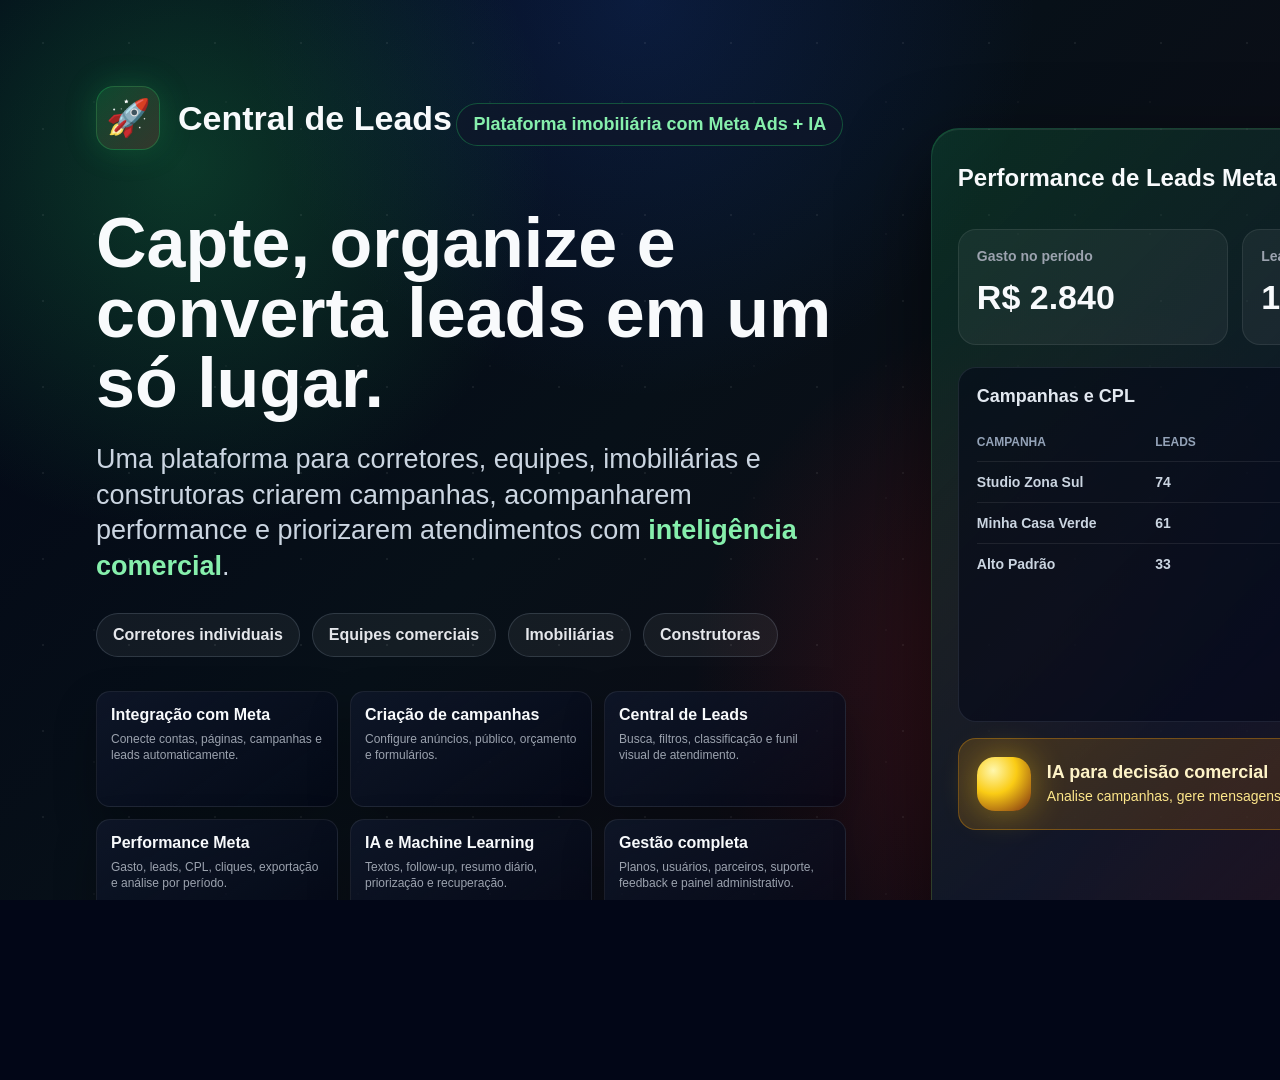
<file: banner-apresentacao-plataforma.html>
<!DOCTYPE html>
<html lang="pt-BR">
<head>
  <meta charset="UTF-8" />
  <meta name="viewport" content="width=device-width, initial-scale=1.0" />
  <title>Banner - Plataforma de Leads</title>
  <style>
    * {
      box-sizing: border-box;
    }

    html,
    body {
      width: 100%;
      height: 100%;
      margin: 0;
      overflow: hidden;
      font-family: "Segoe UI", Arial, sans-serif;
      background: #020617;
      color: #e2e8f0;
    }

    body::before {
      content: "";
      position: fixed;
      inset: 0;
      background:
        radial-gradient(circle at 14% 18%, rgba(34,197,94,0.25), transparent 28%),
        radial-gradient(circle at 84% 76%, rgba(185,28,28,0.28), transparent 30%),
        radial-gradient(circle at 50% 0%, rgba(37,99,235,0.18), transparent 36%),
        linear-gradient(135deg, #020617 0%, #071018 48%, #120913 100%);
      z-index: 0;
    }

    body::after {
      content: "";
      position: fixed;
      inset: 0;
      background-image:
        radial-gradient(circle, rgba(255,255,255,0.16) 1px, transparent 1px),
        radial-gradient(circle, rgba(255,255,255,0.08) 1px, transparent 1px);
      background-position: 0 0, 28px 36px;
      background-size: 86px 86px, 132px 132px;
      opacity: 0.42;
      z-index: 0;
    }

    .banner {
      position: relative;
      z-index: 1;
      width: 1920px;
      height: 1080px;
      padding: 86px 96px;
      display: grid;
      grid-template-columns: 0.92fr 1.08fr;
      gap: 74px;
    }

    .left,
    .right {
      min-width: 0;
    }

    .brand {
      display: inline-flex;
      align-items: center;
      gap: 18px;
      margin-bottom: 58px;
      color: #f8fafc;
      font-size: 34px;
      font-weight: 900;
      letter-spacing: 0;
    }

    .rocket {
      width: 64px;
      height: 64px;
      display: inline-grid;
      place-items: center;
      border-radius: 18px;
      background:
        linear-gradient(135deg, rgba(34,197,94,0.2), rgba(239,68,68,0.18));
      border: 1px solid rgba(34,197,94,0.32);
      box-shadow: 0 0 32px rgba(34,197,94,0.22);
      font-size: 36px;
    }

    .eyebrow {
      display: inline-flex;
      align-items: center;
      gap: 10px;
      margin-bottom: 24px;
      padding: 10px 16px;
      border-radius: 999px;
      border: 1px solid rgba(34,197,94,0.34);
      background: rgba(15,23,42,0.68);
      color: #86efac;
      font-size: 18px;
      font-weight: 800;
    }

    h1 {
      margin: 0;
      max-width: 760px;
      color: #f8fafc;
      font-size: 70px;
      line-height: 1;
      letter-spacing: 0;
    }

    .subtitle {
      max-width: 735px;
      margin: 24px 0 28px;
      color: #cbd5e1;
      font-size: 27px;
      line-height: 1.32;
      font-weight: 500;
    }

    .highlight {
      color: #86efac;
      font-weight: 900;
    }

    .chips {
      display: flex;
      flex-wrap: wrap;
      gap: 12px;
      max-width: 730px;
      margin-bottom: 34px;
    }

    .chip {
      padding: 12px 16px;
      border-radius: 999px;
      background: rgba(255,255,255,0.055);
      border: 1px solid rgba(148,163,184,0.22);
      color: #e5e7eb;
      font-size: 16px;
      font-weight: 800;
    }

    .features {
      display: grid;
      grid-template-columns: repeat(3, minmax(0, 1fr));
      gap: 12px;
      max-width: 750px;
    }

    .feature {
      min-height: 116px;
      padding: 14px;
      border-radius: 14px;
      border: 1px solid rgba(255,255,255,0.08);
      background:
        linear-gradient(145deg, rgba(15,23,42,0.82), rgba(2,6,23,0.56));
      box-shadow: 0 18px 42px rgba(0,0,0,0.28);
    }

    .feature strong {
      display: block;
      margin-bottom: 7px;
      color: #f8fafc;
      font-size: 16px;
      line-height: 1.15;
    }

    .feature span {
      display: block;
      color: #9ca3af;
      font-size: 12px;
      line-height: 1.35;
    }

    .dashboard {
      position: relative;
      height: 884px;
      margin-top: 42px;
      border-radius: 28px;
      padding: 26px;
      background:
        linear-gradient(135deg, rgba(22,163,74,0.20), rgba(15,23,42,0.9) 48%, rgba(185,28,28,0.18));
      border: 1px solid rgba(34,197,94,0.26);
      box-shadow:
        0 32px 82px rgba(0,0,0,0.54),
        inset 0 1px 0 rgba(255,255,255,0.08);
      overflow: hidden;
    }

    .dashboard::before {
      content: "";
      position: absolute;
      width: 520px;
      height: 520px;
      right: -170px;
      top: -170px;
      background: radial-gradient(circle, rgba(34,197,94,0.18), transparent 68%);
      filter: blur(12px);
    }

    .dash-top {
      position: relative;
      display: flex;
      align-items: center;
      justify-content: space-between;
      margin-bottom: 28px;
    }

    .dash-title {
      color: #f8fafc;
      font-size: 24px;
      font-weight: 900;
    }

    .plan {
      display: inline-flex;
      align-items: center;
      gap: 10px;
      padding: 9px 14px 9px 9px;
      border-radius: 999px;
      border: 1px solid rgba(250,204,21,0.32);
      background: rgba(250,204,21,0.10);
      color: #fde68a;
      font-size: 13px;
      font-weight: 900;
    }

    .plan::before {
      content: "";
      width: 26px;
      height: 26px;
      border-radius: 50%;
      background: linear-gradient(135deg, #fff7ad, #facc15 54%, #854d0e);
      box-shadow: 0 0 22px rgba(250,204,21,0.5);
    }

    .metric-grid {
      position: relative;
      display: grid;
      grid-template-columns: repeat(3, minmax(0, 1fr));
      gap: 14px;
      margin-bottom: 22px;
    }

    .metric {
      padding: 18px;
      min-height: 116px;
      border-radius: 18px;
      background: rgba(255,255,255,0.05);
      border: 1px solid rgba(255,255,255,0.08);
    }

    .metric span {
      display: block;
      margin-bottom: 14px;
      color: #9ca3af;
      font-size: 14px;
      font-weight: 700;
    }

    .metric strong {
      color: #f8fafc;
      font-size: 34px;
      font-weight: 900;
    }

    .panel-row {
      position: relative;
      display: grid;
      grid-template-columns: 1.06fr 0.94fr;
      gap: 16px;
      margin-bottom: 16px;
    }

    .panel {
      padding: 18px;
      border-radius: 18px;
      background: rgba(2,6,23,0.54);
      border: 1px solid rgba(148,163,184,0.15);
    }

    .panel h3 {
      margin: 0 0 16px;
      color: #e2e8f0;
      font-size: 18px;
    }

    .table-line {
      display: grid;
      grid-template-columns: 1fr 0.7fr 0.55fr;
      gap: 12px;
      padding: 12px 0;
      border-top: 1px solid rgba(255,255,255,0.08);
      color: #cbd5e1;
      font-size: 14px;
      font-weight: 700;
    }

    .table-line:first-of-type {
      color: #94a3b8;
      border-top: 0;
      font-size: 12px;
      text-transform: uppercase;
    }

    .kanban {
      display: grid;
      grid-template-columns: repeat(3, minmax(0, 1fr));
      gap: 10px;
    }

    .column {
      min-height: 280px;
      padding: 12px;
      border-radius: 16px;
      background: rgba(15,23,42,0.62);
      border: 1px solid rgba(255,255,255,0.08);
    }

    .column h4 {
      margin: 0 0 12px;
      color: #93c5fd;
      font-size: 13px;
    }

    .lead-card {
      min-height: 58px;
      margin-bottom: 10px;
      border-radius: 12px;
      background: rgba(255,255,255,0.07);
      border-left: 4px solid #22c55e;
    }

    .lead-card.hot {
      border-left-color: #ef4444;
    }

    .lead-card.gold {
      border-left-color: #facc15;
    }

    .ai-card {
      display: grid;
      grid-template-columns: auto 1fr;
      gap: 16px;
      align-items: center;
      margin-top: 16px;
      padding: 18px;
      border-radius: 18px;
      border: 1px solid rgba(245,158,11,0.34);
      background: linear-gradient(145deg, rgba(245,158,11,0.18), rgba(120,53,15,0.16));
    }

    .ai-orb {
      width: 54px;
      height: 54px;
      border-radius: 18px;
      background:
        radial-gradient(circle at 30% 25%, #fff7ad, #facc15 42%, #7c2d12);
      box-shadow: 0 0 34px rgba(250,204,21,0.42);
    }

    .ai-card strong {
      display: block;
      color: #fef3c7;
      font-size: 18px;
      margin-bottom: 4px;
    }

    .ai-card span {
      color: #fde68a;
      font-size: 14px;
      line-height: 1.35;
    }

    .footer-strip {
      position: absolute;
      left: 96px;
      right: 96px;
      bottom: 44px;
      display: flex;
      justify-content: space-between;
      align-items: center;
      padding-top: 22px;
      border-top: 1px solid rgba(255,255,255,0.10);
      color: #94a3b8;
      font-size: 18px;
      font-weight: 700;
    }

    .footer-strip strong {
      color: #86efac;
    }
  </style>
</head>
<body>
  <main class="banner">
    <section class="left">
      <div class="brand">
        <span class="rocket">&#128640;</span>
        Central de Leads
      </div>

      <div class="eyebrow">Plataforma imobili&aacute;ria com Meta Ads + IA</div>

      <h1>Capte, organize e converta leads em um s&oacute; lugar.</h1>

      <p class="subtitle">
        Uma plataforma para corretores, equipes, imobili&aacute;rias e construtoras
        criarem campanhas, acompanharem performance e priorizarem atendimentos com
        <span class="highlight">intelig&ecirc;ncia comercial</span>.
      </p>

      <div class="chips">
        <span class="chip">Corretores individuais</span>
        <span class="chip">Equipes comerciais</span>
        <span class="chip">Imobili&aacute;rias</span>
        <span class="chip">Construtoras</span>
      </div>

      <div class="features">
        <div class="feature">
          <strong>Integra&ccedil;&atilde;o com Meta</strong>
          <span>Conecte contas, p&aacute;ginas, campanhas e leads automaticamente.</span>
        </div>
        <div class="feature">
          <strong>Cria&ccedil;&atilde;o de campanhas</strong>
          <span>Configure an&uacute;ncios, p&uacute;blico, or&ccedil;amento e formul&aacute;rios.</span>
        </div>
        <div class="feature">
          <strong>Central de Leads</strong>
          <span>Busca, filtros, classifica&ccedil;&atilde;o e funil visual de atendimento.</span>
        </div>
        <div class="feature">
          <strong>Performance Meta</strong>
          <span>Gasto, leads, CPL, cliques, exporta&ccedil;&atilde;o e an&aacute;lise por per&iacute;odo.</span>
        </div>
        <div class="feature">
          <strong>IA e Machine Learning</strong>
          <span>Textos, follow-up, resumo di&aacute;rio, prioriza&ccedil;&atilde;o e recupera&ccedil;&atilde;o.</span>
        </div>
        <div class="feature">
          <strong>Gest&atilde;o completa</strong>
          <span>Planos, usu&aacute;rios, parceiros, suporte, feedback e painel administrativo.</span>
        </div>
      </div>
    </section>

    <section class="right">
      <div class="dashboard">
        <div class="dash-top">
          <div class="dash-title">Performance de Leads Meta</div>
          <div class="plan">Plano Ouro</div>
        </div>

        <div class="metric-grid">
          <div class="metric">
            <span>Gasto no per&iacute;odo</span>
            <strong>R$ 2.840</strong>
          </div>
          <div class="metric">
            <span>Leads gerados</span>
            <strong>196</strong>
          </div>
          <div class="metric">
            <span>CPL m&eacute;dio</span>
            <strong>R$ 14,49</strong>
          </div>
        </div>

        <div class="panel-row">
          <div class="panel">
            <h3>Campanhas e CPL</h3>
            <div class="table-line">
              <span>Campanha</span>
              <span>Leads</span>
              <span>CPL</span>
            </div>
            <div class="table-line">
              <span>Studio Zona Sul</span>
              <span>74</span>
              <span>R$ 12</span>
            </div>
            <div class="table-line">
              <span>Minha Casa Verde</span>
              <span>61</span>
              <span>R$ 15</span>
            </div>
            <div class="table-line">
              <span>Alto Padr&atilde;o</span>
              <span>33</span>
              <span>R$ 21</span>
            </div>
          </div>

          <div class="panel">
            <h3>Funil comercial</h3>
            <div class="kanban">
              <div class="column">
                <h4>NOVOS</h4>
                <div class="lead-card hot"></div>
                <div class="lead-card"></div>
                <div class="lead-card"></div>
              </div>
              <div class="column">
                <h4>EM CONVERSA</h4>
                <div class="lead-card gold"></div>
                <div class="lead-card"></div>
              </div>
              <div class="column">
                <h4>FECHADOS</h4>
                <div class="lead-card"></div>
                <div class="lead-card gold"></div>
              </div>
            </div>
          </div>
        </div>

        <div class="ai-card">
          <div class="ai-orb"></div>
          <div>
            <strong>IA para decis&atilde;o comercial</strong>
            <span>Analise campanhas, gere mensagens de WhatsApp, priorize leads e recupere contatos perdidos.</span>
          </div>
        </div>
      </div>
    </section>

    <div class="footer-strip">
      <span>Capta&ccedil;&atilde;o + CRM + Performance + Automa&ccedil;&atilde;o</span>
      <strong>plataformadeleads.com.br</strong>
    </div>
  </main>
</body>
</html>
</file>
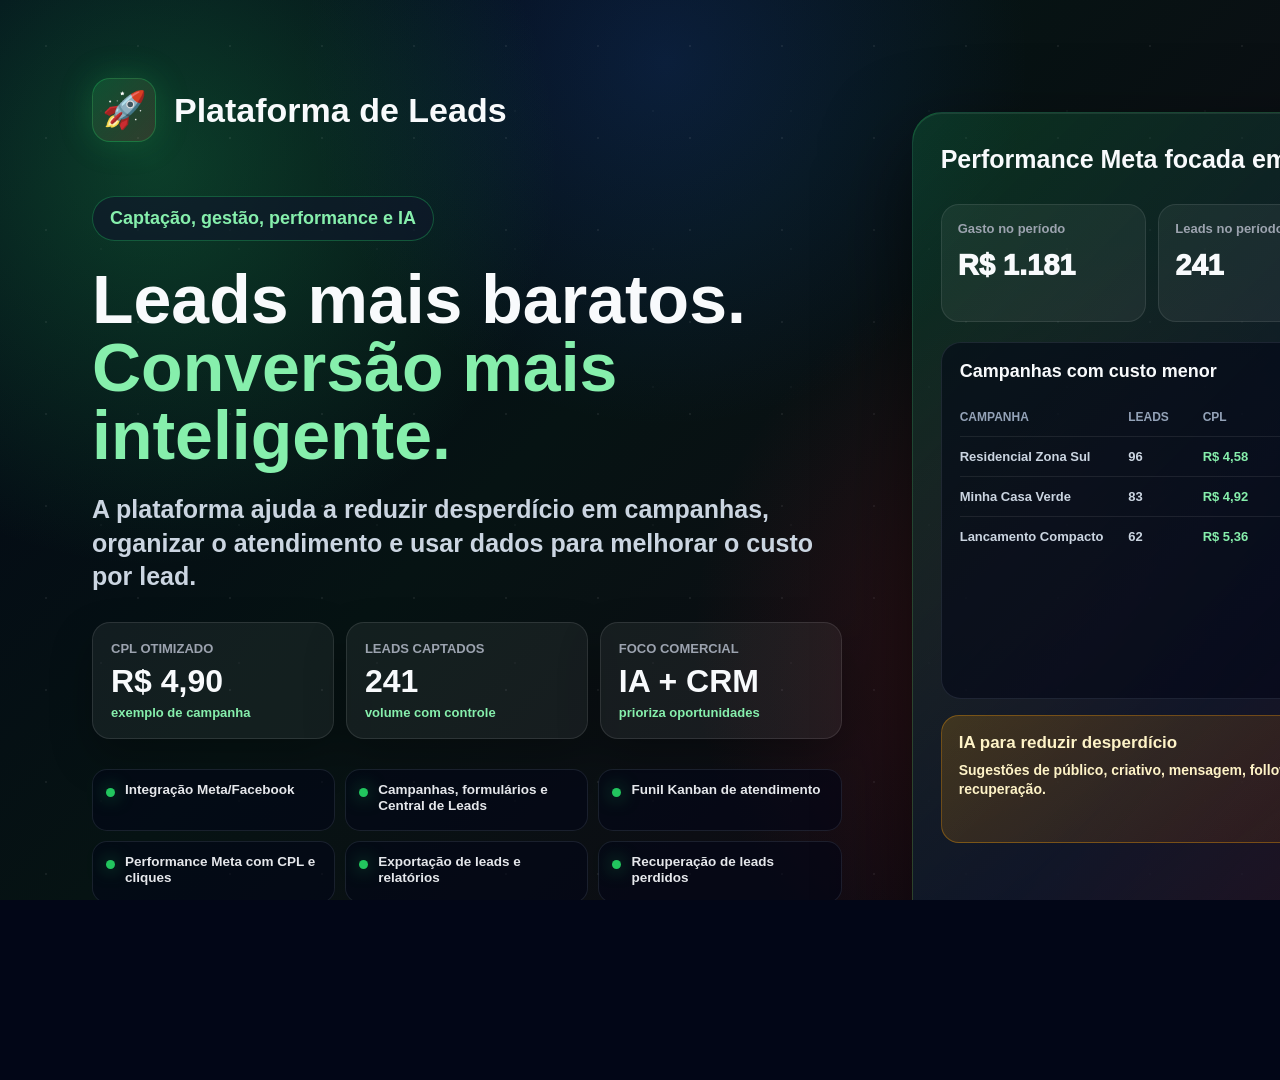
<file: banner-leads-mais-baratos.html>
<!DOCTYPE html>
<html lang="pt-BR">
<head>
  <meta charset="UTF-8" />
  <meta name="viewport" content="width=device-width, initial-scale=1.0" />
  <title>Banner - Leads Mais Baratos</title>
  <style>
    * {
      box-sizing: border-box;
    }

    html,
    body {
      width: 100%;
      height: 100%;
      margin: 0;
      overflow: hidden;
      font-family: "Segoe UI", Arial, sans-serif;
      background: #020617;
      color: #e2e8f0;
    }

    body::before {
      content: "";
      position: fixed;
      inset: 0;
      background:
        radial-gradient(circle at 12% 18%, rgba(34,197,94,0.28), transparent 30%),
        radial-gradient(circle at 86% 72%, rgba(185,28,28,0.26), transparent 32%),
        radial-gradient(circle at 52% 7%, rgba(37,99,235,0.18), transparent 34%),
        linear-gradient(135deg, #020617 0%, #061313 45%, #130814 100%);
      z-index: 0;
    }

    body::after {
      content: "";
      position: fixed;
      inset: 0;
      background-image:
        radial-gradient(circle, rgba(255,255,255,0.15) 1px, transparent 1px),
        radial-gradient(circle, rgba(255,255,255,0.07) 1px, transparent 1px);
      background-position: 0 0, 32px 42px;
      background-size: 92px 92px, 138px 138px;
      opacity: 0.44;
      z-index: 0;
    }

    .banner {
      position: relative;
      z-index: 1;
      width: 1920px;
      height: 1080px;
      padding: 78px 92px 58px;
      display: grid;
      grid-template-columns: 0.9fr 1.1fr;
      gap: 70px;
    }

    .brand {
      display: inline-flex;
      align-items: center;
      gap: 18px;
      margin-bottom: 54px;
      color: #f8fafc;
      font-size: 34px;
      font-weight: 900;
      letter-spacing: 0;
    }

    .rocket {
      width: 64px;
      height: 64px;
      display: inline-grid;
      place-items: center;
      border-radius: 18px;
      background: linear-gradient(135deg, rgba(34,197,94,0.22), rgba(239,68,68,0.16));
      border: 1px solid rgba(34,197,94,0.34);
      box-shadow: 0 0 34px rgba(34,197,94,0.24);
      font-size: 36px;
    }

    .eyebrow {
      display: inline-flex;
      align-items: center;
      gap: 10px;
      margin-bottom: 24px;
      padding: 11px 17px;
      border-radius: 999px;
      border: 1px solid rgba(34,197,94,0.36);
      background: rgba(15,23,42,0.70);
      color: #86efac;
      font-size: 18px;
      font-weight: 900;
    }

    h1 {
      margin: 0;
      max-width: 755px;
      color: #f8fafc;
      font-size: 68px;
      line-height: 1;
      letter-spacing: 0;
    }

    .green {
      color: #86efac;
    }

    .subtitle {
      max-width: 760px;
      margin: 24px 0 28px;
      color: #cbd5e1;
      font-size: 25px;
      line-height: 1.34;
      font-weight: 600;
    }

    .proof {
      display: grid;
      grid-template-columns: repeat(3, minmax(0, 1fr));
      gap: 12px;
      max-width: 780px;
      margin-bottom: 30px;
    }

    .proof-card {
      min-height: 112px;
      padding: 18px;
      border-radius: 18px;
      background: rgba(255,255,255,0.055);
      border: 1px solid rgba(255,255,255,0.10);
      box-shadow: 0 18px 42px rgba(0,0,0,0.28);
    }

    .proof-card span {
      display: block;
      margin-bottom: 9px;
      color: #9ca3af;
      font-size: 13px;
      font-weight: 800;
      text-transform: uppercase;
    }

    .proof-card strong {
      display: block;
      color: #f8fafc;
      font-size: 32px;
      line-height: 1;
    }

    .proof-card small {
      display: block;
      margin-top: 8px;
      color: #86efac;
      font-size: 13px;
      font-weight: 800;
    }

    .features {
      display: grid;
      grid-template-columns: repeat(3, minmax(0, 1fr));
      gap: 10px;
      max-width: 780px;
    }

    .feature {
      display: flex;
      align-items: flex-start;
      gap: 10px;
      min-height: 62px;
      padding: 12px 13px;
      border-radius: 15px;
      background: rgba(2,6,23,0.58);
      border: 1px solid rgba(148,163,184,0.15);
      color: #e5e7eb;
      font-size: 13.5px;
      font-weight: 850;
      line-height: 1.22;
    }

    .feature::before {
      content: "";
      flex: 0 0 auto;
      width: 9px;
      height: 9px;
      margin-top: 6px;
      border-radius: 50%;
      background: #22c55e;
      box-shadow: 0 0 18px rgba(34,197,94,0.7);
    }

    .dashboard {
      position: relative;
      height: 890px;
      margin-top: 34px;
      border-radius: 30px;
      padding: 28px;
      background:
        linear-gradient(135deg, rgba(22,163,74,0.22), rgba(15,23,42,0.92) 49%, rgba(185,28,28,0.18));
      border: 1px solid rgba(34,197,94,0.28);
      box-shadow:
        0 34px 86px rgba(0,0,0,0.56),
        inset 0 1px 0 rgba(255,255,255,0.08);
      overflow: hidden;
    }

    .dashboard::before {
      content: "";
      position: absolute;
      width: 520px;
      height: 520px;
      right: -165px;
      top: -170px;
      background: radial-gradient(circle, rgba(34,197,94,0.2), transparent 68%);
      filter: blur(12px);
    }

    .dash-top {
      position: relative;
      display: flex;
      align-items: center;
      justify-content: space-between;
      margin-bottom: 26px;
    }

    .dash-title {
      color: #f8fafc;
      font-size: 25px;
      font-weight: 900;
    }

    .dash-pill {
      padding: 10px 14px;
      border-radius: 999px;
      border: 1px solid rgba(34,197,94,0.4);
      background: rgba(34,197,94,0.12);
      color: #86efac;
      font-size: 13px;
      font-weight: 900;
    }

    .metric-grid {
      position: relative;
      display: grid;
      grid-template-columns: repeat(4, minmax(0, 1fr));
      gap: 12px;
      margin-bottom: 20px;
    }

    .metric {
      min-height: 118px;
      padding: 16px;
      border-radius: 18px;
      background: rgba(255,255,255,0.055);
      border: 1px solid rgba(255,255,255,0.09);
    }

    .metric span {
      display: block;
      margin-bottom: 13px;
      color: #9ca3af;
      font-size: 13px;
      font-weight: 800;
    }

    .metric strong {
      color: #f8fafc;
      font-size: 29px;
      font-weight: 950;
      letter-spacing: 0;
    }

    .metric.low {
      border-color: rgba(34,197,94,0.42);
      background: rgba(34,197,94,0.105);
      box-shadow: 0 0 28px rgba(34,197,94,0.16);
    }

    .metric.low strong {
      color: #86efac;
    }

    .main-grid {
      position: relative;
      display: grid;
      grid-template-columns: 1fr 0.92fr;
      gap: 16px;
      margin-bottom: 16px;
    }

    .panel {
      padding: 18px;
      border-radius: 20px;
      background: rgba(2,6,23,0.56);
      border: 1px solid rgba(148,163,184,0.15);
    }

    .panel h3 {
      margin: 0 0 16px;
      color: #f8fafc;
      font-size: 18px;
    }

    .table-line {
      display: grid;
      grid-template-columns: 1.18fr 0.48fr 0.52fr 0.58fr;
      gap: 10px;
      padding: 12px 0;
      border-top: 1px solid rgba(255,255,255,0.08);
      color: #cbd5e1;
      font-size: 13px;
      font-weight: 800;
    }

    .table-line:first-of-type {
      color: #94a3b8;
      border-top: 0;
      font-size: 12px;
      text-transform: uppercase;
    }

    .table-line .good {
      color: #86efac;
    }

    .kanban {
      display: grid;
      grid-template-columns: repeat(3, minmax(0, 1fr));
      gap: 10px;
    }

    .column {
      min-height: 282px;
      padding: 12px;
      border-radius: 16px;
      background: rgba(15,23,42,0.64);
      border: 1px solid rgba(255,255,255,0.08);
    }

    .column h4 {
      margin: 0 0 12px;
      color: #93c5fd;
      font-size: 12px;
    }

    .lead-card {
      min-height: 56px;
      margin-bottom: 10px;
      border-radius: 12px;
      background: rgba(255,255,255,0.075);
      border-left: 4px solid #22c55e;
    }

    .lead-card.hot {
      border-left-color: #ef4444;
    }

    .lead-card.gold {
      border-left-color: #facc15;
    }

    .stack {
      position: relative;
      display: grid;
      grid-template-columns: repeat(2, minmax(0, 1fr));
      gap: 14px;
    }

    .mini {
      min-height: 128px;
      padding: 17px;
      border-radius: 18px;
      background: rgba(2,6,23,0.50);
      border: 1px solid rgba(255,255,255,0.09);
    }

    .mini.gold {
      background: linear-gradient(145deg, rgba(245,158,11,0.19), rgba(120,53,15,0.16));
      border-color: rgba(245,158,11,0.35);
    }

    .mini strong {
      display: block;
      margin-bottom: 8px;
      color: #f8fafc;
      font-size: 17px;
    }

    .mini span {
      color: #cbd5e1;
      font-size: 14px;
      line-height: 1.35;
      font-weight: 650;
    }

    .mini.gold strong,
    .mini.gold span {
      color: #fef3c7;
    }

    .footer {
      position: absolute;
      left: 92px;
      right: 92px;
      bottom: 40px;
      display: flex;
      align-items: center;
      justify-content: space-between;
      padding-top: 18px;
      border-top: 1px solid rgba(255,255,255,0.10);
      color: #94a3b8;
      font-size: 17px;
      font-weight: 800;
    }

    .footer strong {
      color: #86efac;
    }
  </style>
</head>
<body>
  <main class="banner">
    <section>
      <div class="brand">
        <span class="rocket">&#128640;</span>
        Plataforma de Leads
      </div>

      <div class="eyebrow">Capta&ccedil;&atilde;o, gest&atilde;o, performance e IA</div>

      <h1>Leads mais baratos. <span class="green">Convers&atilde;o mais inteligente.</span></h1>

      <p class="subtitle">
        A plataforma ajuda a reduzir desperd&iacute;cio em campanhas, organizar o atendimento
        e usar dados para melhorar o custo por lead.
      </p>

      <div class="proof">
        <div class="proof-card">
          <span>CPL otimizado</span>
          <strong>R$ 4,90</strong>
          <small>exemplo de campanha</small>
        </div>
        <div class="proof-card">
          <span>Leads captados</span>
          <strong>241</strong>
          <small>volume com controle</small>
        </div>
        <div class="proof-card">
          <span>Foco comercial</span>
          <strong>IA + CRM</strong>
          <small>prioriza oportunidades</small>
        </div>
      </div>

      <div class="features">
        <div class="feature">Integra&ccedil;&atilde;o Meta/Facebook</div>
        <div class="feature">Campanhas, formul&aacute;rios e Central de Leads</div>
        <div class="feature">Funil Kanban de atendimento</div>
        <div class="feature">Performance Meta com CPL e cliques</div>
        <div class="feature">Exporta&ccedil;&atilde;o de leads e relat&oacute;rios</div>
        <div class="feature">Recupera&ccedil;&atilde;o de leads perdidos</div>
        <div class="feature">Machine Learning e Intelig&ecirc;ncia Artificial</div>
        <div class="feature">Gest&atilde;o de equipes e painel administrativo</div>
      </div>
    </section>

    <section>
      <div class="dashboard">
        <div class="dash-top">
          <div class="dash-title">Performance Meta focada em menor CPL</div>
          <div class="dash-pill">Leads com custo menor</div>
        </div>

        <div class="metric-grid">
          <div class="metric">
            <span>Gasto no per&iacute;odo</span>
            <strong>R$ 1.181</strong>
          </div>
          <div class="metric">
            <span>Leads no per&iacute;odo</span>
            <strong>241</strong>
          </div>
          <div class="metric low">
            <span>CPL m&eacute;dio</span>
            <strong>R$ 4,90</strong>
          </div>
          <div class="metric">
            <span>Cliques</span>
            <strong>1.946</strong>
          </div>
        </div>

        <div class="main-grid">
          <div class="panel">
            <h3>Campanhas com custo menor</h3>
            <div class="table-line">
              <span>Campanha</span>
              <span>Leads</span>
              <span>CPL</span>
              <span>Status</span>
            </div>
            <div class="table-line">
              <span>Residencial Zona Sul</span>
              <span>96</span>
              <span class="good">R$ 4,58</span>
              <span class="good">Otimizar</span>
            </div>
            <div class="table-line">
              <span>Minha Casa Verde</span>
              <span>83</span>
              <span class="good">R$ 4,92</span>
              <span class="good">Escalar</span>
            </div>
            <div class="table-line">
              <span>Lancamento Compacto</span>
              <span>62</span>
              <span class="good">R$ 5,36</span>
              <span>Manter</span>
            </div>
          </div>

          <div class="panel">
            <h3>Central de Leads</h3>
            <div class="kanban">
              <div class="column">
                <h4>NOVOS</h4>
                <div class="lead-card hot"></div>
                <div class="lead-card"></div>
                <div class="lead-card gold"></div>
              </div>
              <div class="column">
                <h4>EM CONVERSA</h4>
                <div class="lead-card gold"></div>
                <div class="lead-card"></div>
              </div>
              <div class="column">
                <h4>FECHADOS</h4>
                <div class="lead-card"></div>
                <div class="lead-card gold"></div>
              </div>
            </div>
          </div>
        </div>

        <div class="stack">
          <div class="mini gold">
            <strong>IA para reduzir desperd&iacute;cio</strong>
            <span>Sugest&otilde;es de p&uacute;blico, criativo, mensagem, follow-up e recupera&ccedil;&atilde;o.</span>
          </div>
          <div class="mini">
            <strong>Gest&atilde;o completa</strong>
            <span>Usu&aacute;rios, equipes, planos, parceiros, suporte, feedback e painel administrativo.</span>
          </div>
        </div>
      </div>
    </section>

    <div class="footer">
      <span>Meta/Facebook • Formul&aacute;rios • Kanban • Exporta&ccedil;&atilde;o • ML • IA</span>
      <strong>plataformadeleads.com.br</strong>
    </div>
  </main>
</body>
</html>
</file>
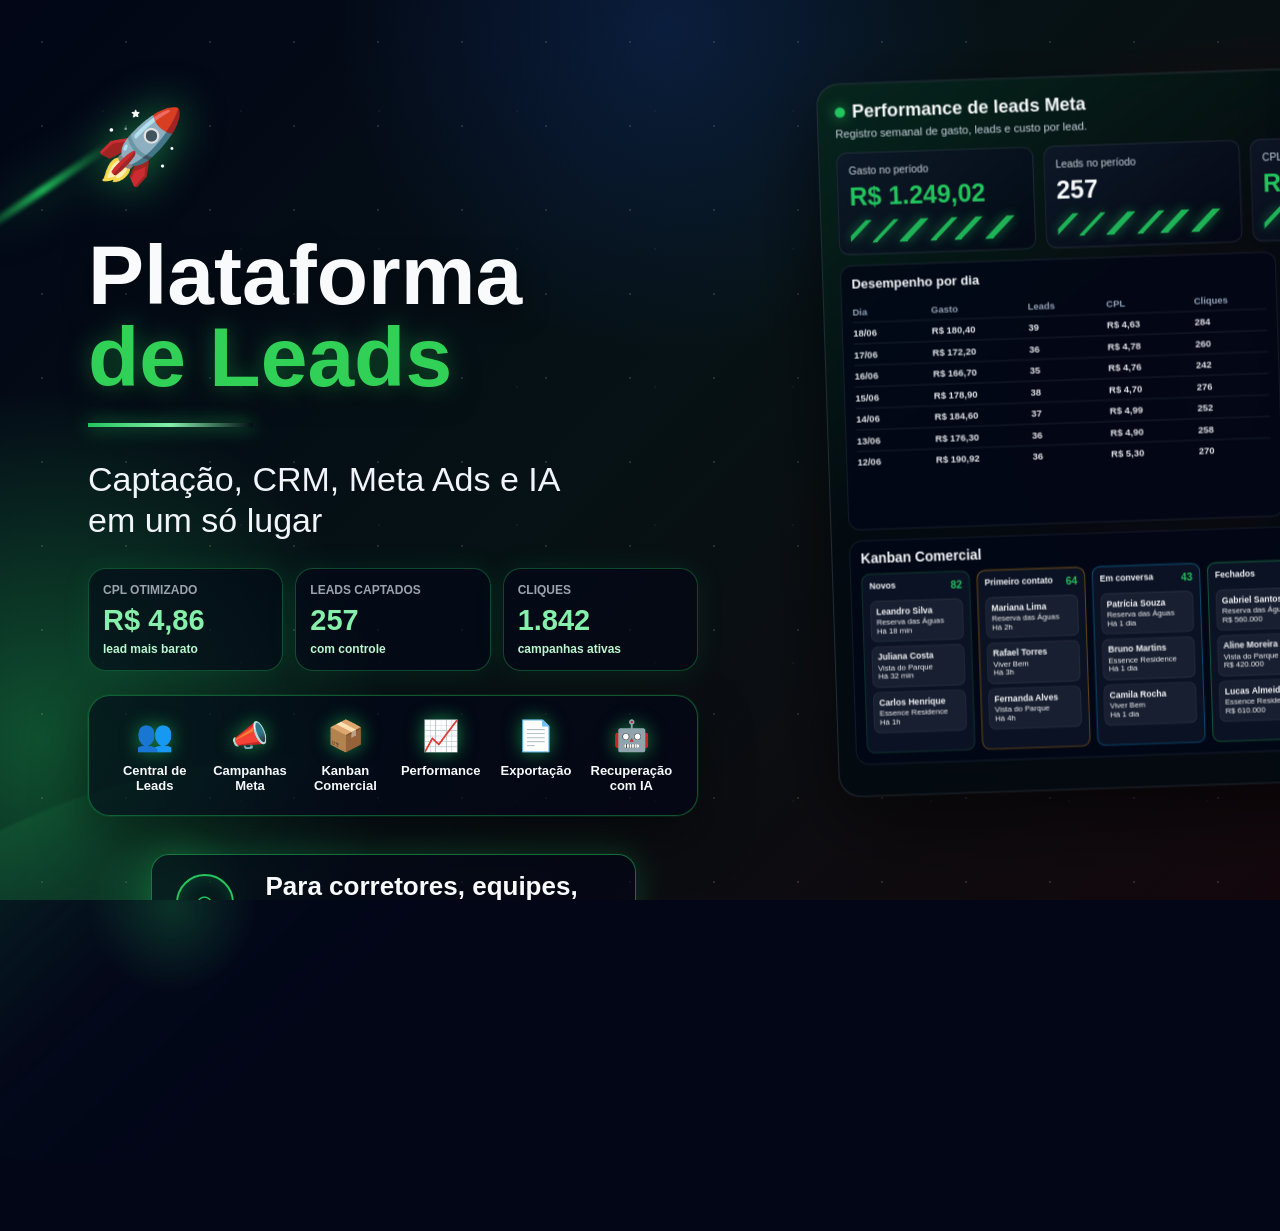
<file: banner-plataforma-leads-cpl-baixo.html>
<!DOCTYPE html>
<html lang="pt-BR">
<head>
  <meta charset="UTF-8" />
  <meta name="viewport" content="width=device-width, initial-scale=1.0" />
  <title>Banner - Plataforma de Leads CPL Baixo</title>
  <style>
    * {
      box-sizing: border-box;
    }

    html,
    body {
      width: 100%;
      height: 100%;
      margin: 0;
      overflow: hidden;
      font-family: "Segoe UI", Arial, sans-serif;
      background: #020617;
      color: #f8fafc;
    }

    body::before {
      content: "";
      position: fixed;
      inset: 0;
      background:
        radial-gradient(circle at 3% 82%, rgba(34,197,94,0.36), transparent 24%),
        radial-gradient(circle at 96% 42%, rgba(185,28,28,0.30), transparent 26%),
        radial-gradient(circle at 52% 3%, rgba(37,99,235,0.18), transparent 30%),
        linear-gradient(135deg, #020617 0%, #061215 48%, #13070c 100%);
      z-index: 0;
    }

    body::after {
      content: "";
      position: fixed;
      inset: 0;
      background-image:
        radial-gradient(circle, rgba(255,255,255,0.28) 1px, transparent 1px),
        radial-gradient(circle, rgba(255,255,255,0.10) 1px, transparent 1px);
      background-position: 0 0, 34px 42px;
      background-size: 84px 84px, 138px 138px;
      opacity: 0.46;
      z-index: 0;
    }

    .planet {
      position: absolute;
      left: -180px;
      bottom: -250px;
      width: 760px;
      height: 380px;
      border-radius: 50%;
      background:
        radial-gradient(circle at 48% 35%, rgba(34,197,94,0.30), transparent 18%),
        linear-gradient(150deg, rgba(34,197,94,0.32), rgba(15,23,42,0.20) 42%, transparent 72%);
      filter: blur(1px);
      transform: rotate(-13deg);
      opacity: 0.72;
      z-index: 1;
    }

    .banner {
      position: relative;
      z-index: 2;
      width: 1792px;
      height: 1024px;
      padding: 70px 54px 48px 88px;
      display: grid;
      grid-template-columns: 610px 1fr;
      gap: 48px;
    }

    .hero {
      position: relative;
      padding-top: 24px;
    }

    .rocket {
      position: relative;
      width: 104px;
      height: 104px;
      display: grid;
      place-items: center;
      margin-bottom: 36px;
      font-size: 72px;
      filter: drop-shadow(0 0 22px rgba(34,197,94,0.62));
    }

    .rocket::before {
      content: "";
      position: absolute;
      width: 170px;
      height: 8px;
      left: -130px;
      bottom: 4px;
      background: linear-gradient(90deg, transparent, rgba(34,197,94,0.9), transparent);
      filter: blur(2px);
      transform: rotate(-34deg);
      z-index: -1;
    }

    h1 {
      margin: 0 0 24px;
      color: #f8fafc;
      font-size: 84px;
      line-height: 0.98;
      letter-spacing: 0;
      text-shadow: 0 8px 30px rgba(0,0,0,0.48);
    }

    h1 span {
      display: block;
      color: #31d158;
      text-shadow:
        0 0 22px rgba(34,197,94,0.42),
        0 8px 30px rgba(0,0,0,0.52);
    }

    .underline {
      width: 165px;
      height: 4px;
      margin-bottom: 32px;
      background: linear-gradient(90deg, #22c55e, #86efac, transparent);
      box-shadow: 0 0 18px rgba(34,197,94,0.9);
    }

    .tagline {
      max-width: 490px;
      margin: 0 0 26px;
      color: #f1f5f9;
      font-size: 34px;
      line-height: 1.22;
      font-weight: 500;
    }

    .value-strip {
      max-width: 610px;
      display: grid;
      grid-template-columns: repeat(3, minmax(0, 1fr));
      gap: 12px;
      margin-bottom: 24px;
    }

    .value-card {
      min-height: 102px;
      padding: 14px;
      border-radius: 18px;
      background: rgba(2,6,23,0.60);
      border: 1px solid rgba(34,197,94,0.34);
      box-shadow: 0 0 28px rgba(34,197,94,0.10);
    }

    .value-card span {
      display: block;
      color: #9ca3af;
      font-size: 12px;
      font-weight: 900;
      text-transform: uppercase;
      margin-bottom: 9px;
    }

    .value-card strong {
      display: block;
      color: #86efac;
      font-size: 29px;
      line-height: 1;
    }

    .value-card small {
      display: block;
      margin-top: 7px;
      color: #bbf7d0;
      font-size: 12px;
      font-weight: 700;
    }

    .feature-bar {
      width: 610px;
      display: grid;
      grid-template-columns: repeat(6, minmax(0, 1fr));
      gap: 8px;
      padding: 22px 22px;
      border-radius: 22px;
      background: rgba(2,6,23,0.62);
      border: 1px solid rgba(34,197,94,0.40);
      box-shadow:
        0 0 0 1px rgba(34,197,94,0.10),
        0 22px 55px rgba(0,0,0,0.42);
    }

    .feature {
      text-align: center;
      color: #f8fafc;
      font-size: 13px;
      line-height: 1.18;
      font-weight: 800;
    }

    .feature .icon {
      display: grid;
      place-items: center;
      height: 35px;
      margin-bottom: 10px;
      color: #22c55e;
      font-size: 30px;
      text-shadow: 0 0 18px rgba(34,197,94,0.62);
    }

    .audience {
      width: 485px;
      min-height: 96px;
      margin: 38px auto 0;
      display: grid;
      grid-template-columns: 78px 1fr;
      align-items: center;
      gap: 12px;
      padding: 16px 24px;
      border-radius: 18px;
      background: rgba(2,6,23,0.58);
      border: 1px solid rgba(34,197,94,0.55);
      box-shadow: 0 0 30px rgba(34,197,94,0.24);
    }

    .avatar {
      width: 58px;
      height: 58px;
      display: grid;
      place-items: center;
      border-radius: 50%;
      border: 2px solid #22c55e;
      color: #22c55e;
      font-size: 34px;
      box-shadow: inset 0 0 18px rgba(34,197,94,0.22);
    }

    .audience strong {
      display: block;
      color: #f8fafc;
      font-size: 26px;
      line-height: 1.22;
      font-weight: 650;
    }

    .dashboard-wrap {
      position: relative;
      margin-top: 0;
      transform: rotate(-1.9deg) scale(0.86);
      transform-origin: center top;
    }

    .dashboard {
      position: relative;
      height: 830px;
      border-radius: 26px;
      padding: 20px;
      background: rgba(2,10,16,0.86);
      border: 1px solid rgba(148,163,184,0.28);
      box-shadow:
        0 32px 95px rgba(0,0,0,0.62),
        inset 0 1px 0 rgba(255,255,255,0.06);
      backdrop-filter: blur(16px);
      overflow: hidden;
    }

    .dashboard::before {
      content: "";
      position: absolute;
      inset: 0;
      background:
        linear-gradient(145deg, rgba(34,197,94,0.14), transparent 35%),
        radial-gradient(circle at 95% 50%, rgba(185,28,28,0.22), transparent 36%);
      pointer-events: none;
    }

    .dash-content {
      position: relative;
      z-index: 1;
    }

    .dash-top {
      display: flex;
      align-items: center;
      justify-content: space-between;
      margin-bottom: 14px;
    }

    .dash-title h2 {
      margin: 0 0 6px;
      color: #f8fafc;
      font-size: 21px;
      line-height: 1;
    }

    .dash-title h2::before {
      content: "";
      display: inline-block;
      width: 12px;
      height: 12px;
      margin-right: 8px;
      border-radius: 50%;
      background: #22c55e;
      box-shadow: 0 0 16px rgba(34,197,94,0.8);
      vertical-align: middle;
    }

    .dash-title span {
      color: #cbd5e1;
      font-size: 13px;
    }

    .dash-actions {
      display: flex;
      align-items: center;
      gap: 14px;
    }

    .plan {
      display: inline-flex;
      align-items: center;
      gap: 9px;
      padding: 9px 14px 9px 8px;
      border-radius: 14px;
      border: 1px solid rgba(250,204,21,0.42);
      background: rgba(250,204,21,0.08);
      color: #fde68a;
      font-size: 13px;
      font-weight: 900;
    }

    .plan::before {
      content: "";
      width: 26px;
      height: 26px;
      border-radius: 50%;
      background: linear-gradient(135deg, #fff7ad, #facc15 52%, #854d0e);
      box-shadow: 0 0 18px rgba(250,204,21,0.54);
    }

    .period {
      padding: 12px 18px;
      min-width: 190px;
      border-radius: 12px;
      border: 1px solid rgba(148,163,184,0.32);
      color: #e2e8f0;
      font-size: 13px;
      text-align: center;
      background: rgba(15,23,42,0.72);
    }

    .metrics {
      display: grid;
      grid-template-columns: 1fr 1fr 1fr 1fr;
      gap: 12px;
      margin-bottom: 12px;
    }

    .metric {
      min-height: 94px;
      padding: 13px;
      border-radius: 12px;
      background: linear-gradient(145deg, rgba(15,23,42,0.82), rgba(2,6,23,0.64));
      border: 1px solid rgba(148,163,184,0.18);
      overflow: hidden;
    }

    .metric span {
      display: block;
      color: #cbd5e1;
      font-size: 12px;
      margin-bottom: 10px;
    }

    .metric strong {
      color: #f8fafc;
      font-size: 29px;
      line-height: 1;
    }

    .metric.low strong,
    .metric:first-child strong {
      color: #22c55e;
    }

    .spark {
      height: 26px;
      margin-top: 12px;
      background:
        linear-gradient(135deg, transparent 0 8%, #22c55e 8% 11%, transparent 11% 22%, #22c55e 22% 25%, transparent 25% 36%, #22c55e 36% 40%, transparent 40% 52%, #22c55e 52% 55%, transparent 55% 64%, #22c55e 64% 68%, transparent 68% 80%, #22c55e 80% 84%, transparent 84%);
      filter: drop-shadow(0 0 7px rgba(34,197,94,0.7));
      opacity: 0.9;
    }

    .dashboard-grid {
      display: grid;
      grid-template-columns: 1.08fr 0.92fr;
      gap: 12px;
    }

    .panel {
      padding: 12px;
      border-radius: 14px;
      background: rgba(2,6,23,0.74);
      border: 1px solid rgba(148,163,184,0.16);
    }

    .panel h3 {
      margin: 0 0 12px;
      color: #f8fafc;
      font-size: 15px;
    }

    .daily-row {
      display: grid;
      grid-template-columns: 0.8fr 1fr 0.8fr 0.9fr 0.8fr;
      gap: 8px;
      padding: 6px 0;
      border-top: 1px solid rgba(148,163,184,0.14);
      color: #e5e7eb;
      font-size: 11px;
      font-weight: 650;
    }

    .daily-row:first-of-type {
      color: #94a3b8;
      border-top: 0;
      font-size: 11px;
      font-weight: 800;
    }

    .campaign {
      display: grid;
      grid-template-columns: 22px 1fr 66px 74px;
      align-items: center;
      gap: 8px;
      min-height: 44px;
      padding: 8px;
      border-radius: 10px;
      background: rgba(15,23,42,0.72);
      border: 1px solid rgba(148,163,184,0.12);
      margin-bottom: 8px;
      color: #f8fafc;
      font-size: 12px;
      font-weight: 800;
    }

    .dot {
      width: 10px;
      height: 10px;
      border-radius: 50%;
      background: #22c55e;
      box-shadow: 0 0 12px rgba(34,197,94,0.7);
    }

    .campaign .icon {
      width: 32px;
      height: 32px;
      display: grid;
      place-items: center;
      border-radius: 9px;
      background: rgba(34,197,94,0.18);
      color: #86efac;
      font-size: 17px;
    }

    .campaign small {
      display: block;
      color: #94a3b8;
      font-size: 10px;
      font-weight: 600;
    }

    .campaign strong {
      color: #22c55e;
      font-size: 12px;
    }

    .lower {
      display: grid;
      grid-template-columns: 1fr 250px;
      gap: 12px;
      margin-top: 12px;
      align-items: start;
    }

    .kanban-panel {
      padding: 12px;
      border-radius: 16px;
      background: rgba(2,6,23,0.74);
      border: 1px solid rgba(148,163,184,0.16);
    }

    .kanban-panel h3 {
      margin: 0 0 8px;
      color: #f8fafc;
      font-size: 16px;
    }

    .kanban {
      display: grid;
      grid-template-columns: repeat(5, minmax(0, 1fr));
      gap: 8px;
    }

    .col {
      min-height: 204px;
      padding: 8px;
      border-radius: 10px;
      background: rgba(15,23,42,0.72);
      border: 1px solid rgba(34,197,94,0.26);
    }

    .col:nth-child(2) { border-color: rgba(245,158,11,0.48); }
    .col:nth-child(3) { border-color: rgba(14,165,233,0.48); }
    .col:nth-child(4) { border-color: rgba(34,197,94,0.48); }
    .col:nth-child(5) { border-color: rgba(239,68,68,0.50); }

    .col h4 {
      display: flex;
      justify-content: space-between;
      margin: 0 0 9px;
      color: #f8fafc;
      font-size: 10px;
    }

    .col h4 span {
      color: #22c55e;
      font-size: 12px;
    }

    .lead {
      min-height: 48px;
      margin-bottom: 5px;
      padding: 6px;
      border-radius: 8px;
      background: rgba(255,255,255,0.055);
      border: 1px solid rgba(255,255,255,0.07);
      color: #f8fafc;
      font-size: 9px;
    }

    .lead strong {
      display: block;
      font-size: 10px;
      margin-bottom: 2px;
    }

    .side-cards {
      display: grid;
      gap: 9px;
    }

    .side-card {
      padding: 12px;
      min-height: 116px;
      border-radius: 14px;
      background: linear-gradient(145deg, rgba(22,163,74,0.22), rgba(2,6,23,0.66));
      border: 1px solid rgba(34,197,94,0.44);
      box-shadow: 0 0 30px rgba(34,197,94,0.12);
      color: #f8fafc;
    }

    .side-card.red {
      background: linear-gradient(145deg, rgba(185,28,28,0.26), rgba(2,6,23,0.66));
      border-color: rgba(239,68,68,0.52);
    }

    .side-card .big {
      display: block;
      color: #ef4444;
      font-size: 32px;
      font-weight: 950;
      line-height: 1;
      margin: 3px 0;
    }

    .side-card h3 {
      margin: 0 0 6px;
      font-size: 15px;
    }

    .side-card p {
      margin: 0;
      color: #cbd5e1;
      font-size: 12px;
      line-height: 1.3;
    }

    .side-card button {
      margin-top: 10px;
      padding: 8px 13px;
      border-radius: 10px;
      border: 1px solid rgba(255,255,255,0.3);
      background: rgba(15,23,42,0.82);
      color: #f8fafc;
      font-weight: 900;
      font-size: 12px;
    }
  </style>
</head>
<body>
  <div class="planet"></div>

  <main class="banner">
    <section class="hero">
      <div class="rocket">&#128640;</div>

      <h1>
        Plataforma
        <span>de Leads</span>
      </h1>
      <div class="underline"></div>

      <p class="tagline">
        Capta&ccedil;&atilde;o, CRM, Meta Ads e IA em um s&oacute; lugar
      </p>

      <div class="value-strip">
        <div class="value-card">
          <span>CPL otimizado</span>
          <strong>R$ 4,86</strong>
          <small>lead mais barato</small>
        </div>
        <div class="value-card">
          <span>Leads captados</span>
          <strong>257</strong>
          <small>com controle</small>
        </div>
        <div class="value-card">
          <span>Cliques</span>
          <strong>1.842</strong>
          <small>campanhas ativas</small>
        </div>
      </div>

      <div class="feature-bar">
        <div class="feature"><div class="icon">&#128101;</div>Central de Leads</div>
        <div class="feature"><div class="icon">&#128227;</div>Campanhas Meta</div>
        <div class="feature"><div class="icon">&#128230;</div>Kanban Comercial</div>
        <div class="feature"><div class="icon">&#128200;</div>Performance</div>
        <div class="feature"><div class="icon">&#128196;</div>Exporta&ccedil;&atilde;o</div>
        <div class="feature"><div class="icon">&#129302;</div>Recupera&ccedil;&atilde;o com IA</div>
      </div>

      <div class="audience">
        <div class="avatar">&#9675;</div>
        <strong>Para corretores, equipes, imobili&aacute;rias e construtoras</strong>
      </div>
    </section>

    <section class="dashboard-wrap">
      <div class="dashboard">
        <div class="dash-content">
          <div class="dash-top">
            <div class="dash-title">
              <h2>Performance de leads Meta</h2>
              <span>Registro semanal de gasto, leads e custo por lead.</span>
            </div>
            <div class="dash-actions">
              <div class="plan">PLANO <strong>Ouro</strong></div>
              <div class="period">Semanal - 7 dias</div>
            </div>
          </div>

          <div class="metrics">
            <div class="metric">
              <span>Gasto no per&iacute;odo</span>
              <strong>R$ 1.249,02</strong>
              <div class="spark"></div>
            </div>
            <div class="metric">
              <span>Leads no per&iacute;odo</span>
              <strong>257</strong>
              <div class="spark"></div>
            </div>
            <div class="metric low">
              <span>CPL m&eacute;dio</span>
              <strong>R$ 4,86</strong>
              <div class="spark"></div>
            </div>
            <div class="metric">
              <span>Cliques</span>
              <strong>1.842</strong>
              <div class="spark"></div>
            </div>
          </div>

          <div class="dashboard-grid">
            <div class="panel">
              <h3>Desempenho por dia</h3>
              <div class="daily-row">
                <span>Dia</span><span>Gasto</span><span>Leads</span><span>CPL</span><span>Cliques</span>
              </div>
              <div class="daily-row"><span>18/06</span><span>R$ 180,40</span><span>39</span><span>R$ 4,63</span><span>284</span></div>
              <div class="daily-row"><span>17/06</span><span>R$ 172,20</span><span>36</span><span>R$ 4,78</span><span>260</span></div>
              <div class="daily-row"><span>16/06</span><span>R$ 166,70</span><span>35</span><span>R$ 4,76</span><span>242</span></div>
              <div class="daily-row"><span>15/06</span><span>R$ 178,90</span><span>38</span><span>R$ 4,70</span><span>276</span></div>
              <div class="daily-row"><span>14/06</span><span>R$ 184,60</span><span>37</span><span>R$ 4,99</span><span>252</span></div>
              <div class="daily-row"><span>13/06</span><span>R$ 176,30</span><span>36</span><span>R$ 4,90</span><span>258</span></div>
              <div class="daily-row"><span>12/06</span><span>R$ 190,92</span><span>36</span><span>R$ 5,30</span><span>270</span></div>
            </div>

            <div class="panel">
              <h3>Campanhas ativas</h3>
              <div class="campaign">
                <span class="dot"></span><span class="icon">&#127968;</span><span>Lan&ccedil;amento Reserva<small>Leads</small></span><strong>CPL R$ 4,21</strong>
              </div>
              <div class="campaign">
                <span class="dot"></span><span class="icon">&#127968;</span><span>Vista do Parque<small>Leads</small></span><strong>CPL R$ 4,76</strong>
              </div>
              <div class="campaign">
                <span class="dot"></span><span class="icon">&#127969;</span><span>Viver Bem<small>Leads</small></span><strong>CPL R$ 5,08</strong>
              </div>
              <div class="campaign">
                <span class="dot"></span><span class="icon">&#127970;</span><span>Essence Residence<small>Leads</small></span><strong>CPL R$ 4,95</strong>
              </div>
            </div>
          </div>

          <div class="lower">
            <div class="kanban-panel">
              <h3>Kanban Comercial</h3>
              <div class="kanban">
                <div class="col">
                  <h4>Novos <span>82</span></h4>
                  <div class="lead"><strong>Leandro Silva</strong>Reserva das &Aacute;guas<br>H&aacute; 18 min</div>
                  <div class="lead"><strong>Juliana Costa</strong>Vista do Parque<br>H&aacute; 32 min</div>
                  <div class="lead"><strong>Carlos Henrique</strong>Essence Residence<br>H&aacute; 1h</div>
                </div>
                <div class="col">
                  <h4>Primeiro contato <span>64</span></h4>
                  <div class="lead"><strong>Mariana Lima</strong>Reserva das &Aacute;guas<br>H&aacute; 2h</div>
                  <div class="lead"><strong>Rafael Torres</strong>Viver Bem<br>H&aacute; 3h</div>
                  <div class="lead"><strong>Fernanda Alves</strong>Vista do Parque<br>H&aacute; 4h</div>
                </div>
                <div class="col">
                  <h4>Em conversa <span>43</span></h4>
                  <div class="lead"><strong>Patr&iacute;cia Souza</strong>Reserva das &Aacute;guas<br>H&aacute; 1 dia</div>
                  <div class="lead"><strong>Bruno Martins</strong>Essence Residence<br>H&aacute; 1 dia</div>
                  <div class="lead"><strong>Camila Rocha</strong>Viver Bem<br>H&aacute; 1 dia</div>
                </div>
                <div class="col">
                  <h4>Fechados <span>28</span></h4>
                  <div class="lead"><strong>Gabriel Santos</strong>Reserva das &Aacute;guas<br>R$ 560.000</div>
                  <div class="lead"><strong>Aline Moreira</strong>Vista do Parque<br>R$ 420.000</div>
                  <div class="lead"><strong>Lucas Almeida</strong>Essence Residence<br>R$ 610.000</div>
                </div>
                <div class="col">
                  <h4>Perdidos <span>19</span></h4>
                  <div class="lead"><strong>Jo&atilde;o Paulo</strong>Pre&ccedil;o fora do or&ccedil;amento<br>H&aacute; 2 dias</div>
                  <div class="lead"><strong>Beatriz Lima</strong>N&atilde;o respondeu<br>H&aacute; 3 dias</div>
                  <div class="lead"><strong>Thiago Silva</strong>Comprou com outro<br>H&aacute; 4 dias</div>
                </div>
              </div>
            </div>

            <div class="side-cards">
              <div class="side-card red">
                <h3>Leads para recuperar</h3>
                <span class="big">47</span>
                <p>leads perdidos ou parados podem ser recuperados.</p>
                <button>Ver leads</button>
              </div>

              <div class="side-card">
                <h3>Exportar + Assistente com IA</h3>
                <p>Relat&oacute;rios em planilhas, Machine Learning, sugest&otilde;es, follow-up e recupera&ccedil;&atilde;o.</p>
                <button>Exportar</button>
              </div>
            </div>
          </div>
        </div>
      </div>
    </section>
  </main>
</body>
</html>
</file>
